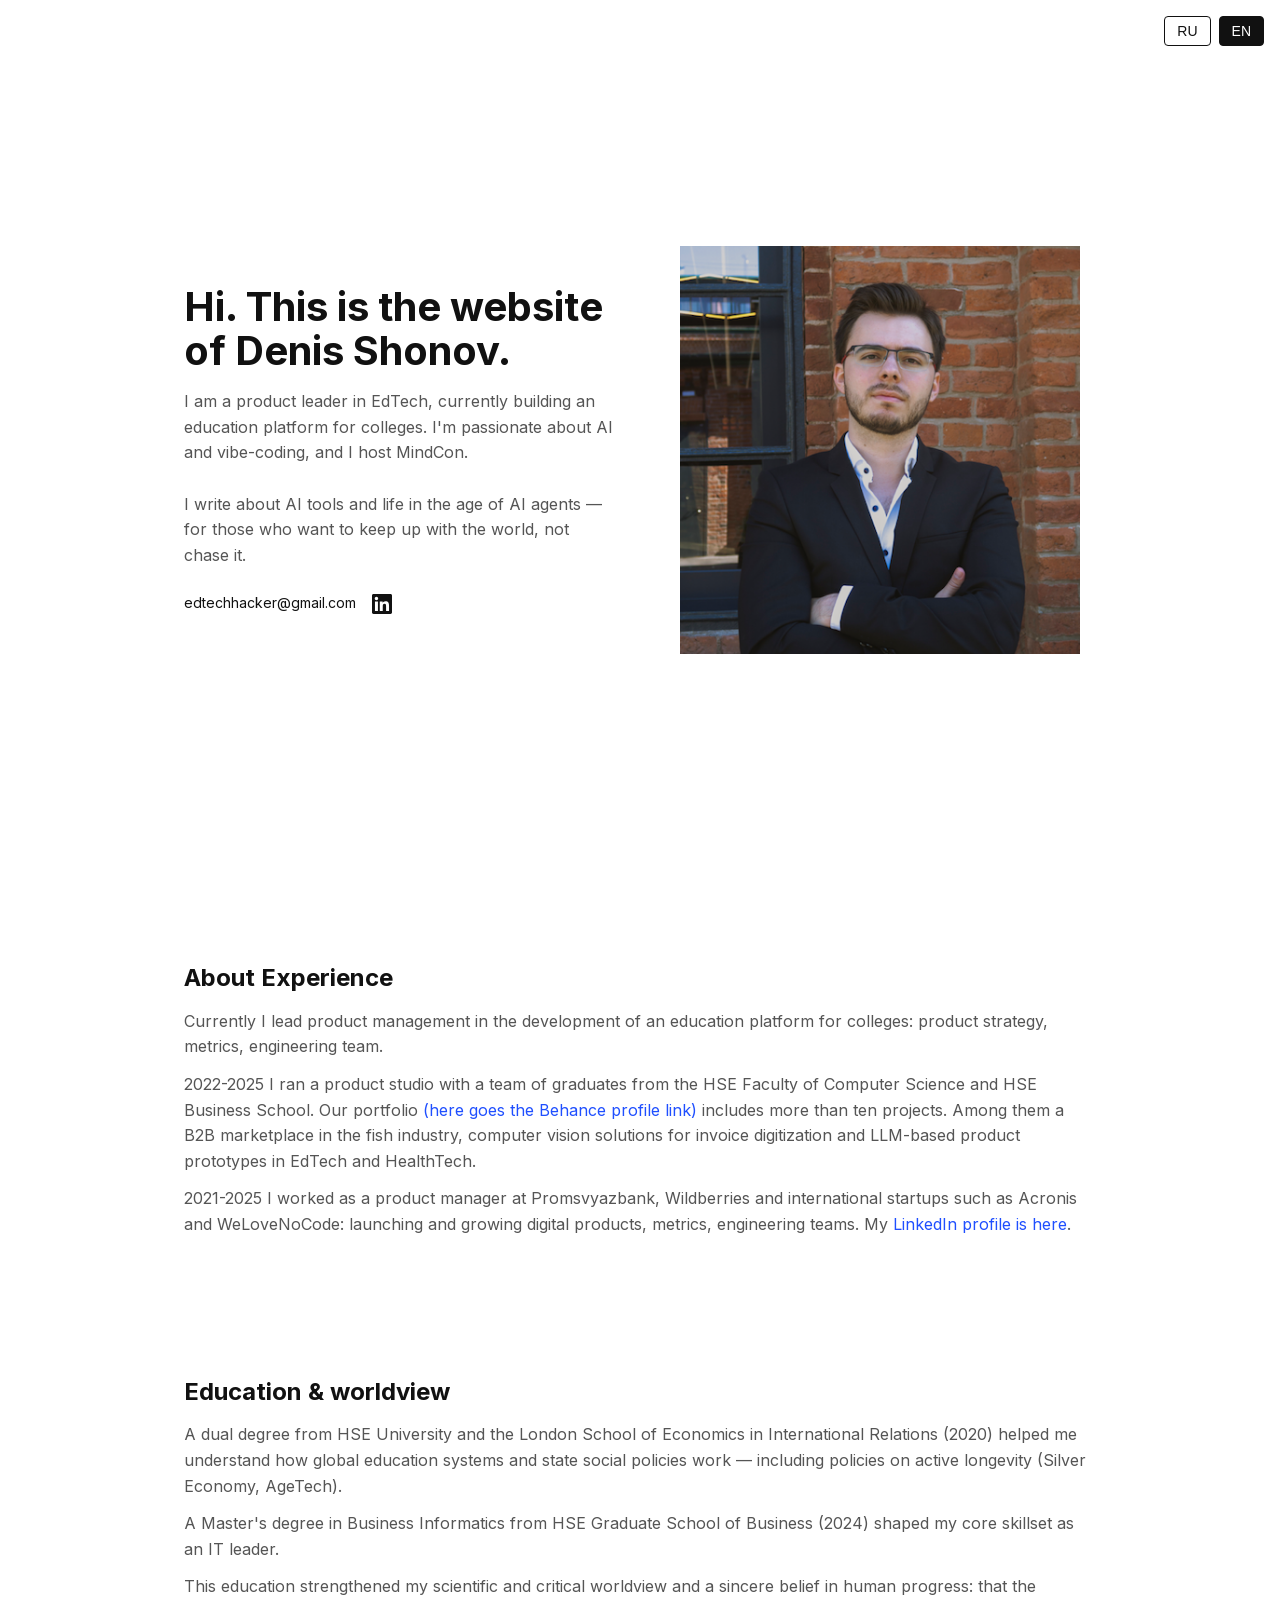
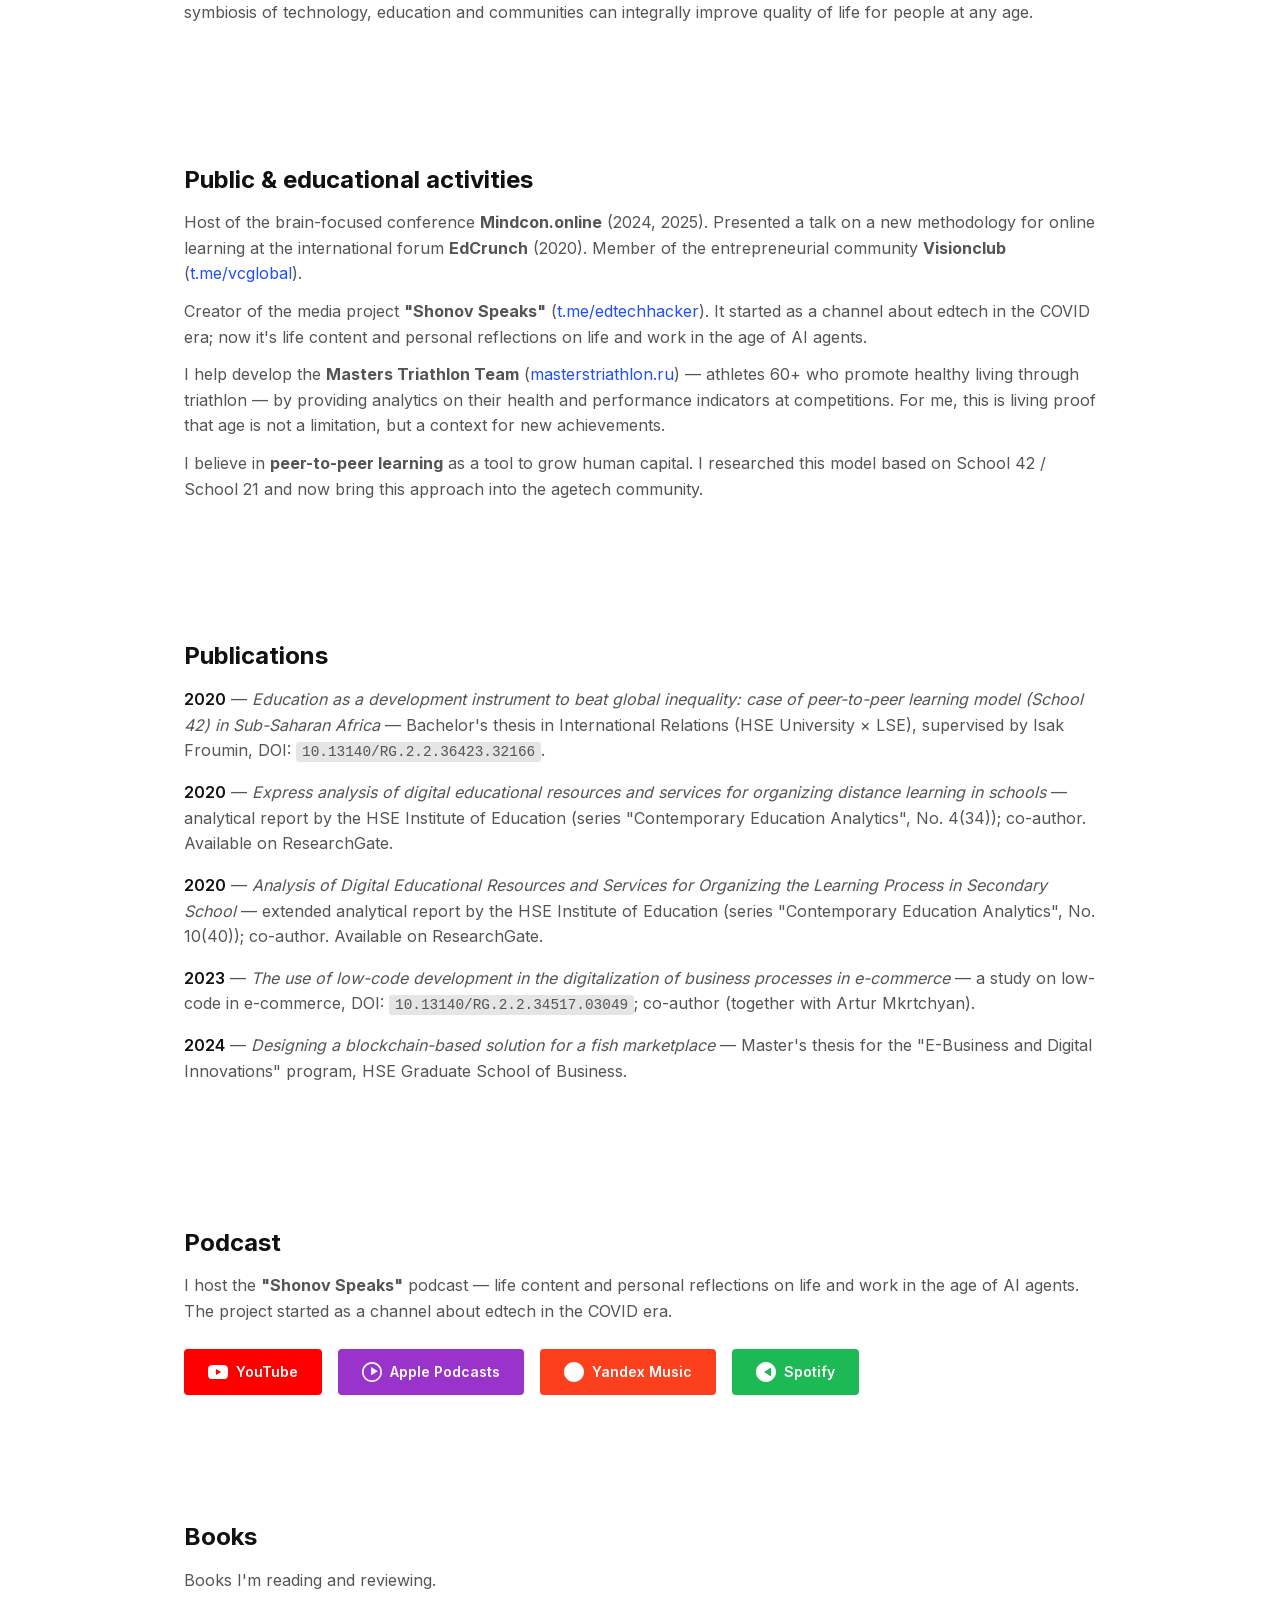
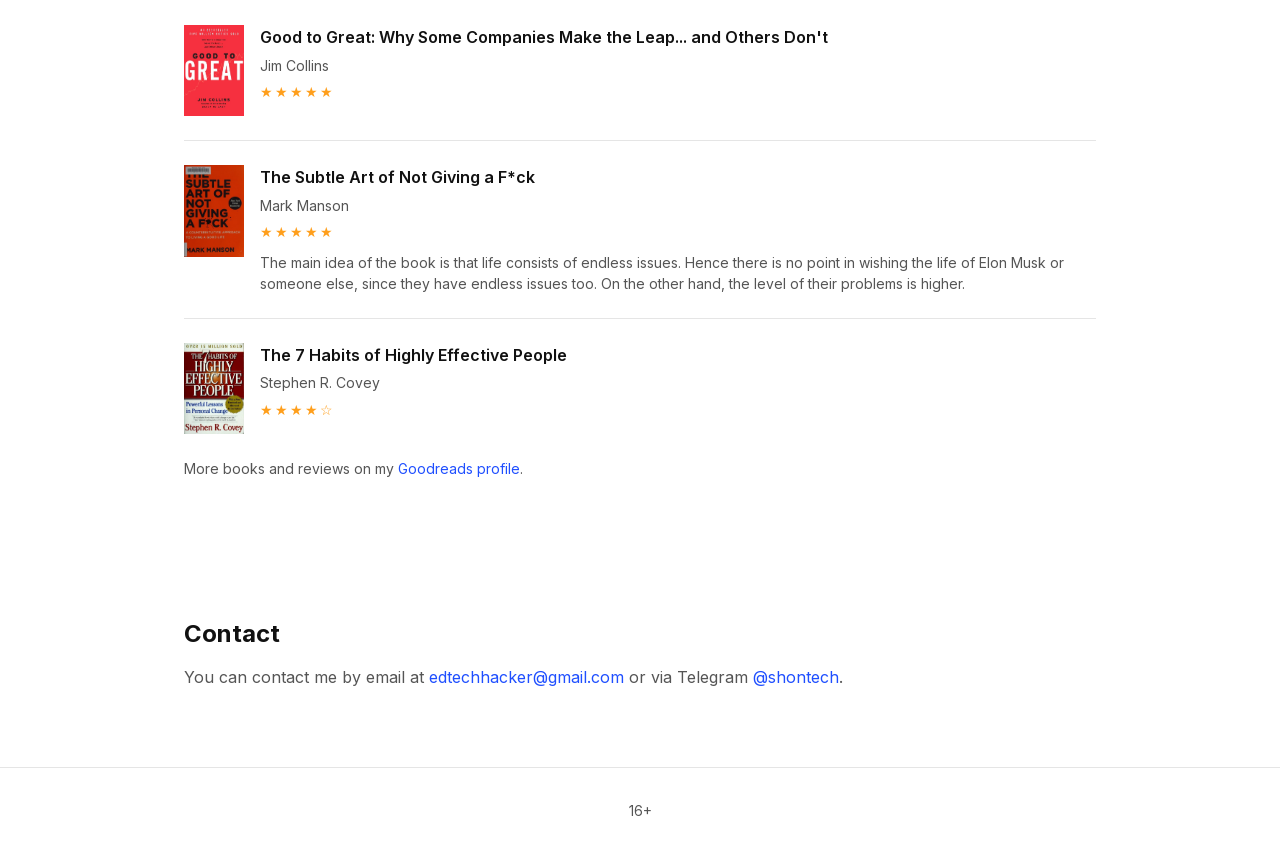
<file: index.html>
<!DOCTYPE html>
<html lang="ru">
<head>
  <meta charset="UTF-8">
  <meta name="viewport" content="width=device-width, initial-scale=1.0">
  <title>Денис Шонов | Продуктовый руководитель в EdTech</title>
  <meta name="description" content="Продуктовый руководитель в EdTech: развиваю образовательную платформу для колледжей. Энтузиаст ИИ и vibe-coding. Пишу про ИИ-инструменты и жизнь в эпоху ИИ-агентов.">
  <meta name="keywords" content="Денис Шонов, EdTech, продуктовое управление, ИИ, vibe-coding, MindCon">
  <meta name="author" content="Denis Shonov">
  
  <!-- Open Graph / Facebook -->
  <meta property="og:type" content="website">
  <meta property="og:title" content="Денис Шонов | Продуктовый руководитель в EdTech">
  <meta property="og:description" content="Продуктовый руководитель в EdTech: развиваю образовательную платформу для колледжей. Энтузиаст ИИ и vibe-coding. Пишу про ИИ-инструменты и жизнь в эпоху ИИ-агентов.">
  <meta property="og:image" content="photo.jpg">
  <meta property="og:url" content="https://shontech.ru">
  <meta property="og:locale" content="ru_RU">
  <meta property="og:locale:alternate" content="en_US">
  
  <!-- Twitter -->
  <meta name="twitter:card" content="summary_large_image">
  <meta name="twitter:title" content="Денис Шонов | Продуктовый руководитель в EdTech">
  <meta name="twitter:description" content="Продуктовый руководитель в EdTech: развиваю образовательную платформу для колледжей. Энтузиаст ИИ и vibe-coding. Пишу про ИИ-инструменты и жизнь в эпоху ИИ-агентов.">
  <meta name="twitter:image" content="photo.jpg">
  
  <!-- Favicon -->
  <link rel="icon" type="image/png" href="logosho.png">
  <link rel="apple-touch-icon" href="logosho.png">
  
  <!-- Self-hosted Inter font (no external requests) -->
  <link rel="stylesheet" href="fonts.css">
  <style>
    :root {
      --color-background-primary: #FFFFFF;
      --color-text-primary: #111111;
      --color-text-muted: #555555;
      --color-accent-primary: #1F4FFF;
      --color-border-subtle: #E5E5E5;
    }

    * {
      margin: 0;
      padding: 0;
      box-sizing: border-box;
    }

    body {
      font-family: -apple-system, BlinkMacSystemFont, 'Segoe UI', 'Inter', 'Helvetica Neue', Arial, sans-serif;
      background-color: var(--color-background-primary);
      color: var(--color-text-primary);
      line-height: 1.6;
      overflow-x: hidden;
    }

    .container {
      max-width: 960px;
      margin: 0 auto;
      padding: 0 24px;
    }

    /* Language Switcher */
    .lang-switcher {
      position: fixed;
      top: 16px;
      right: 16px;
      z-index: 1000;
      display: flex;
      gap: 8px;
    }

    .lang-btn {
      background: transparent;
      border: 1px solid var(--color-text-primary);
      color: var(--color-text-primary);
      padding: 6px 12px;
      border-radius: 4px;
      cursor: pointer;
      font-size: 0.875rem;
      font-weight: 400;
      transition: all 0.2s ease;
      text-transform: uppercase;
    }

    .lang-btn:hover {
      background: var(--color-text-primary);
      color: var(--color-background-primary);
    }

    .lang-btn.active {
      background: var(--color-text-primary);
      color: var(--color-background-primary);
    }

    /* Hero Section */
    .hero {
      min-height: 100vh;
      display: flex;
      align-items: center;
      justify-content: center;
      padding: 64px 0;
      position: relative;
    }

    .hero-content {
      display: grid;
      grid-template-columns: 1fr 1fr;
      gap: 48px;
      align-items: center;
      width: 100%;
    }

    .hero-text {
      display: flex;
      flex-direction: column;
      gap: 24px;
    }

    h1 {
      font-size: 2.5rem;
      font-weight: 700;
      line-height: 1.1;
      margin-bottom: 16px;
      color: var(--color-text-primary);
    }

    .intro {
      font-size: 1rem;
      font-weight: 400;
      line-height: 1.6;
      color: var(--color-text-muted);
      margin-bottom: 24px;
    }

    .hero-contacts {
      display: flex;
      align-items: center;
      gap: 16px;
      flex-wrap: wrap;
      margin-top: 8px;
    }

    .hero-contacts a {
      color: var(--color-text-primary);
      text-decoration: none;
      font-size: 0.875rem;
      display: flex;
      align-items: center;
      gap: 8px;
      transition: opacity 0.2s ease;
    }

    .hero-contacts a:hover {
      opacity: 0.7;
    }

    .social-icon {
      width: 20px;
      height: 20px;
      display: inline-block;
    }

    .photo-container {
      display: flex;
      justify-content: center;
      align-items: center;
    }

    .photo {
      width: 100%;
      max-width: 400px;
      height: auto;
      border-radius: 0;
      object-fit: cover;
    }

    /* Sections */
    section {
      padding: 64px 0;
    }

    h2 {
      font-size: 1.5rem;
      font-weight: 700;
      line-height: 1.2;
      margin-bottom: 16px;
      color: var(--color-text-primary);
    }

    h3 {
      font-size: 1.125rem;
      font-weight: 700;
      line-height: 1.3;
      margin-bottom: 12px;
      color: var(--color-text-primary);
    }

    p {
      font-size: 1rem;
      font-weight: 400;
      line-height: 1.6;
      margin-bottom: 12px;
      color: var(--color-text-muted);
    }

    ul {
      list-style: none;
      padding: 0;
      margin: 0;
    }

    li {
      font-size: 1rem;
      font-weight: 400;
      line-height: 1.6;
      margin-bottom: 16px;
      color: var(--color-text-muted);
      padding-left: 0;
    }

    li strong {
      color: var(--color-text-primary);
      font-weight: 600;
    }

    li em {
      font-style: italic;
    }

    code {
      font-family: 'Courier New', monospace;
      font-size: 0.9em;
      background: var(--color-border-subtle);
      padding: 2px 6px;
      border-radius: 3px;
    }

    /* Books */
    .books-list {
      margin-top: 32px;
    }

    .book-item {
      display: flex;
      gap: 16px;
      align-items: flex-start;
      margin-bottom: 24px;
      padding-bottom: 24px;
      border-bottom: 1px solid var(--color-border-subtle);
    }

    .book-item:last-of-type {
      border-bottom: none;
      padding-bottom: 0;
    }

    .book-item img {
      width: 60px;
      height: auto;
      flex-shrink: 0;
    }

    .book-item-title {
      font-size: 1rem;
      font-weight: 600;
      margin-bottom: 4px;
      color: var(--color-text-primary);
    }

    .book-item-title a {
      color: var(--color-text-primary);
      text-decoration: none;
    }

    .book-item-author {
      font-size: 0.875rem;
      color: var(--color-text-muted);
      margin-bottom: 4px;
    }

    .book-stars {
      font-size: 0.875rem;
      color: #FF9F1C;
      letter-spacing: 2px;
    }

    .book-item-review {
      font-size: 0.875rem;
      color: var(--color-text-muted);
      margin-top: 8px;
      line-height: 1.5;
    }

    .books-footer {
      margin-top: 24px;
      font-size: 0.875rem;
    }

    /* Links */
    a {
      color: var(--color-accent-primary);
      text-decoration: none;
      transition: opacity 0.2s ease;
    }

    a:hover {
      opacity: 0.7;
      text-decoration: underline;
    }

    /* Podcast Links */
    .podcast-links-container {
      display: flex;
      flex-wrap: wrap;
      gap: 16px;
      margin-top: 24px;
    }

    .podcast-link-btn {
      display: inline-flex;
      align-items: center;
      gap: 8px;
      padding: 12px 24px;
      color: #FFFFFF;
      text-decoration: none;
      border-radius: 4px;
      font-weight: 600;
      transition: background 0.2s ease, transform 0.2s ease;
      font-size: 0.875rem;
    }

    .podcast-link-btn:hover {
      transform: translateY(-2px);
      text-decoration: none;
    }

    .podcast-link-btn svg {
      width: 20px;
      height: 20px;
      fill: currentColor;
    }

    .youtube-link {
      background: #FF0000;
    }

    .youtube-link:hover {
      background: #CC0000;
    }

    .apple-podcasts-link {
      background: #9933CC;
    }

    .apple-podcasts-link:hover {
      background: #7A2A9F;
    }

    .yandex-music-link {
      background: #FC3F1D;
    }

    .yandex-music-link:hover {
      background: #D6341A;
    }

    .spotify-link {
      background: #1DB954;
    }

    .spotify-link:hover {
      background: #1AA34A;
    }

    /* Hidden content */
    .lang-content {
      display: none;
    }

    .lang-content.active {
      display: block;
    }

    /* Responsive */
    @media (max-width: 768px) {
      .hero-content {
        grid-template-columns: 1fr;
        gap: 32px;
      }

      h1 {
        font-size: 2rem;
      }

      h2 {
        font-size: 1.25rem;
      }

      .container {
        padding: 0 16px;
      }

      section {
        padding: 48px 0;
      }

      .lang-switcher {
        top: 12px;
        right: 12px;
      }

      .podcast-links-container {
        flex-direction: column;
      }

      .podcast-link-btn {
        padding: 10px 20px;
        font-size: 0.875rem;
        width: 100%;
        justify-content: center;
      }
    }
  </style>
</head>
<body>
  <!-- Language Switcher -->
  <div class="lang-switcher">
    <button class="lang-btn active" data-lang="ru">RU</button>
    <button class="lang-btn" data-lang="en">EN</button>
  </div>

  <!-- Hero Section -->
  <section class="hero">
    <div class="container">
      <div class="hero-content">
        <div class="hero-text">
          <div class="lang-content active" data-lang="ru">
            <h1>Привет. Это сайт Дениса Шонова.</h1>
            <p class="intro">Продуктовый руководитель в EdTech — развиваю образовательную платформу для колледжей. Энтузиаст ИИ и vibe-coding, ведущий MindCon.<br><br>Пишу про ИИ-инструменты и жизнь в эпоху ИИ-агентов — для тех, кто хочет не догонять мир, а успевать за ним.</p>
            <div class="hero-contacts">
              <a href="mailto:edtechhacker@gmail.com">edtechhacker@gmail.com</a>
              <a href="https://www.linkedin.com/in/denis-shonov" target="_blank">
                <svg class="social-icon" viewBox="0 0 24 24" fill="currentColor" xmlns="http://www.w3.org/2000/svg">
                  <path d="M20.447 20.452h-3.554v-5.569c0-1.328-.027-3.037-1.852-3.037-1.853 0-2.136 1.445-2.136 2.939v5.667H9.351V9h3.414v1.561h.046c.477-.9 1.637-1.85 3.37-1.85 3.601 0 4.267 2.37 4.267 5.455v6.286zM5.337 7.433c-1.144 0-2.063-.926-2.063-2.065 0-1.138.92-2.063 2.063-2.063 1.14 0 2.064.925 2.064 2.063 0 1.139-.925 2.065-2.064 2.065zm1.782 13.019H3.555V9h3.564v11.452zM22.225 0H1.771C.792 0 0 .774 0 1.729v20.542C0 23.227.792 24 1.771 24h20.451C23.2 24 24 23.227 24 22.271V1.729C24 .774 23.2 0 22.222 0h.003z"/>
                </svg>
              </a>
            </div>
          </div>
          <div class="lang-content" data-lang="en">
            <h1>Hi. This is the website of Denis Shonov.</h1>
            <p class="intro">I am a product leader in EdTech, currently building an education platform for colleges. I'm passionate about AI and vibe-coding, and I host MindCon.<br><br>I write about AI tools and life in the age of AI agents — for those who want to keep up with the world, not chase it.</p>
            <div class="hero-contacts">
              <a href="mailto:edtechhacker@gmail.com">edtechhacker@gmail.com</a>
              <a href="https://www.linkedin.com/in/denis-shonov" target="_blank">
                <svg class="social-icon" viewBox="0 0 24 24" fill="currentColor" xmlns="http://www.w3.org/2000/svg">
                  <path d="M20.447 20.452h-3.554v-5.569c0-1.328-.027-3.037-1.852-3.037-1.853 0-2.136 1.445-2.136 2.939v5.667H9.351V9h3.414v1.561h.046c.477-.9 1.637-1.85 3.37-1.85 3.601 0 4.267 2.37 4.267 5.455v6.286zM5.337 7.433c-1.144 0-2.063-.926-2.063-2.065 0-1.138.92-2.063 2.063-2.063 1.14 0 2.064.925 2.064 2.063 0 1.139-.925 2.065-2.064 2.065zm1.782 13.019H3.555V9h3.564v11.452zM22.225 0H1.771C.792 0 0 .774 0 1.729v20.542C0 23.227.792 24 1.771 24h20.451C23.2 24 24 23.227 24 22.271V1.729C24 .774 23.2 0 22.222 0h.003z"/>
                </svg>
              </a>
            </div>
          </div>
        </div>
        <div class="photo-container">
          <img src="photo.jpg" alt="Denis Shonov" class="photo" id="profile-photo">
        </div>
      </div>
    </div>
  </section>

  <!-- Experience Section -->
  <section>
    <div class="container">
      <div class="lang-content active" data-lang="ru">
        <h2>Об опыте</h2>
        <p>Сейчас занимаюсь продуктовым управлением в разработке образовательной платформы для колледжей: стратегия продукта, метрики, команда разработки.</p>
        <p>2022-2025 руководил студией разработки с командой выпускников ФКН и Высшей школы бизнеса ВШЭ. В портфолио <a href="https://www.behance.net/shontech" target="_blank">(ссылка на профиль Behance)</a> больше десяти проектов. Среди них B2B-маркетплейс в рыбной отрасли, решения с компьютерным зрением для оцифровки инвойсов и LLM-прототипы продуктов в EdTech и HealthTech.</p>
        <p>2021-2025 работал продуктовым менеджером в Промсвязьбанке, Wildberries и международных стартапах Acronis и WeLoveNoCode: запуск и рост цифровых продуктов, метрики, команды. Мой <a href="https://www.linkedin.com/in/denis-shonov" target="_blank">LinkedIn профиль</a>.</p>
      </div>
      <div class="lang-content" data-lang="en">
        <h2>About Experience</h2>
        <p>Currently I lead product management in the development of an education platform for colleges: product strategy, metrics, engineering team.</p>
        <p>2022-2025 I ran a product studio with a team of graduates from the HSE Faculty of Computer Science and HSE Business School. Our portfolio <a href="https://www.behance.net/shontech" target="_blank">(here goes the Behance profile link)</a> includes more than ten projects. Among them a B2B marketplace in the fish industry, computer vision solutions for invoice digitization and LLM-based product prototypes in EdTech and HealthTech.</p>
        <p>2021-2025 I worked as a product manager at Promsvyazbank, Wildberries and international startups such as Acronis and WeLoveNoCode: launching and growing digital products, metrics, engineering teams. My <a href="https://www.linkedin.com/in/denis-shonov" target="_blank">LinkedIn profile is here</a>.</p>
      </div>
    </div>
  </section>

  <!-- Education & Worldview Section -->
  <section>
    <div class="container">
      <div class="lang-content active" data-lang="ru">
        <h2>Образование и мировоззрение</h2>
        <p>Двойной диплом НИУ ВШЭ и London School of Economics по международным отношениям (2020) помог понять, как устроены глобальные системы образования и социальные политики государств — в том числе в отношении активного долголетия (Silver economy, AgeTech).</p>
        <p>Магистратура в Высшей школе бизнеса НИУ ВШЭ по направлению «бизнес-информатика» (2024) сформировала профильную компетенцию ИТ-руководителя.</p>
        <p>Это образование укрепило моё научно-критическое мировоззрение с искренней верой в человеческий прогресс: в то, что симбиоз технологий, просвещения и сообществ интегрально повышает качество жизни людей в любом возрасте.</p>
      </div>
      <div class="lang-content" data-lang="en">
        <h2>Education & worldview</h2>
        <p>A dual degree from HSE University and the London School of Economics in International Relations (2020) helped me understand how global education systems and state social policies work — including policies on active longevity (Silver Economy, AgeTech).</p>
        <p>A Master's degree in Business Informatics from HSE Graduate School of Business (2024) shaped my core skillset as an IT leader.</p>
        <p>This education strengthened my scientific and critical worldview and a sincere belief in human progress: that the symbiosis of technology, education and communities can integrally improve quality of life for people at any age.</p>
      </div>
    </div>
  </section>

  <!-- Public & Educational Activities Section -->
  <section>
    <div class="container">
      <div class="lang-content active" data-lang="ru">
        <h2>Общественная и просветительская деятельность</h2>
        <p>Ведущий конференции про мозг <strong>Mindcon.online</strong> (2024, 2025). Выступал с докладом новой методики обучения в онлайне на международном форуме <strong>EdCrunch</strong> (2020). Участник сообщества инноваторов <strong>Visionclub</strong> (<a href="https://t.me/vcglobal" target="_blank">t.me/vcglobal</a>).</p>
        <p>Создал медиа-проект <strong>«Шонов говорит»</strong> (<a href="https://t.me/edtechhacker" target="_blank">t.me/edtechhacker</a>). Начинался как канал про образовательные технологии в эпоху ковида, теперь это лайф-контент и личная рефлексия о жизни и работе в эпоху ИИ-агентов.</p>
        <p>Помогаю развивать команду <strong>Masters Triathlon Team</strong> (<a href="https://masterstriathlon.ru/" target="_blank">masterstriathlon.ru</a>) — спортсменов 60+, которые популяризируют здоровый образ жизни через триатлон: предоставляю аналитику по показателям на соревнованиях. Для меня это живое доказательство, что возраст — не ограничение, а контекст для новых достижений.</p>
        <p>Верю в <strong>peer-to-peer обучение</strong> как инструмент роста человеческого капитала. Исследовал эту модель на базе School 42 / School 21, теперь внедряю этот подход в сообщество agetech.</p>
      </div>
      <div class="lang-content" data-lang="en">
        <h2>Public & educational activities</h2>
        <p>Host of the brain-focused conference <strong>Mindcon.online</strong> (2024, 2025). Presented a talk on a new methodology for online learning at the international forum <strong>EdCrunch</strong> (2020). Member of the entrepreneurial community <strong>Visionclub</strong> (<a href="https://t.me/vcglobal" target="_blank">t.me/vcglobal</a>).</p>
        <p>Creator of the media project <strong>"Shonov Speaks"</strong> (<a href="https://t.me/edtechhacker" target="_blank">t.me/edtechhacker</a>). It started as a channel about edtech in the COVID era; now it's life content and personal reflections on life and work in the age of AI agents.</p>
        <p>I help develop the <strong>Masters Triathlon Team</strong> (<a href="https://masterstriathlon.ru/" target="_blank">masterstriathlon.ru</a>) — athletes 60+ who promote healthy living through triathlon — by providing analytics on their health and performance indicators at competitions. For me, this is living proof that age is not a limitation, but a context for new achievements.</p>
        <p>I believe in <strong>peer-to-peer learning</strong> as a tool to grow human capital. I researched this model based on School 42 / School 21 and now bring this approach into the agetech community.</p>
      </div>
    </div>
  </section>

  <!-- Publications Section -->
  <section>
    <div class="container">
      <div class="lang-content active" data-lang="ru">
        <h2>Публикации</h2>
        <ul>
          <li><strong>2020</strong> — <em>Education as a development instrument to beat global inequality: case of peer-to-peer learning model (School 42) in Sub-Saharan Africa</em> — научный руководитель Исак Фрумин, DOI: <code>10.13140/RG.2.2.36423.32166</code>.</li>
          <li><strong>2020</strong> — <em>Экспресс-анализ цифровых образовательных ресурсов и сервисов для организации учебного процесса школ в дистанционной форме</em> — аналитический доклад Института образования НИУ ВШЭ (серия «Современная аналитика образования», №4(34)); соавтор. Доступен на ResearchGate.</li>
          <li><strong>2020</strong> — <em>Анализ цифровых образовательных ресурсов и сервисов для организации учебного процесса школ</em> — расширенный аналитический доклад Института образования НИУ ВШЭ (серия «Современная аналитика образования», №10(40)); соавтор. Доступен на ResearchGate.</li>
          <li><strong>2023</strong> — <em>Применение low-code разработки в процессе цифровизации бизнес-процессов в электронной коммерции</em> — исследование о применении low-code в e-commerce, DOI: <code>10.13140/RG.2.2.34517.03049</code>; соавтор (совместно с Артуром Мкртычаном).</li>
          <li><strong>2024</strong> — <em>Проектирование решения на основе технологии блокчейн для рыбного маркетплейса</em> — магистерская диссертация по программе «Электронный бизнес и цифровые инновации», Высшая школа бизнеса НИУ ВШЭ.</li>
        </ul>
      </div>
      <div class="lang-content" data-lang="en">
        <h2>Publications</h2>
        <ul>
          <li><strong>2020</strong> — <em>Education as a development instrument to beat global inequality: case of peer-to-peer learning model (School 42) in Sub-Saharan Africa</em> — Bachelor's thesis in International Relations (HSE University × LSE), supervised by Isak Froumin, DOI: <code>10.13140/RG.2.2.36423.32166</code>.</li>
          <li><strong>2020</strong> — <em>Express analysis of digital educational resources and services for organizing distance learning in schools</em> — analytical report by the HSE Institute of Education (series "Contemporary Education Analytics", No. 4(34)); co-author. Available on ResearchGate.</li>
          <li><strong>2020</strong> — <em>Analysis of Digital Educational Resources and Services for Organizing the Learning Process in Secondary School</em> — extended analytical report by the HSE Institute of Education (series "Contemporary Education Analytics", No. 10(40)); co-author. Available on ResearchGate.</li>
          <li><strong>2023</strong> — <em>The use of low-code development in the digitalization of business processes in e-commerce</em> — a study on low-code in e-commerce, DOI: <code>10.13140/RG.2.2.34517.03049</code>; co-author (together with Artur Mkrtchyan).</li>
          <li><strong>2024</strong> — <em>Designing a blockchain-based solution for a fish marketplace</em> — Master's thesis for the "E-Business and Digital Innovations" program, HSE Graduate School of Business.</li>
        </ul>
      </div>
    </div>
  </section>

  <!-- YouTube Section -->
  <section>
    <div class="container">
      <div class="lang-content active" data-lang="ru">
        <h2>Подкаст</h2>
        <p>Веду подкаст <strong>«Шонов говорит»</strong> — лайф-контент и личная рефлексия о жизни и работе в эпоху ИИ-агентов. Начинался проект как канал про образовательные технологии в эпоху ковида.</p>
        <div class="podcast-links-container">
          <a href="https://www.youtube.com/@edtechhacker" target="_blank" class="podcast-link-btn youtube-link">
            <svg viewBox="0 0 24 24" xmlns="http://www.w3.org/2000/svg">
              <path d="M23.498 6.186a3.016 3.016 0 0 0-2.122-2.136C19.505 3.545 12 3.545 12 3.545s-7.505 0-9.377.505A3.017 3.017 0 0 0 .502 6.186C0 8.07 0 12 0 12s0 3.93.502 5.814a3.016 3.016 0 0 0 2.122 2.136c1.871.505 9.376.505 9.376.505s7.505 0 9.377-.505a3.015 3.015 0 0 0 2.122-2.136C24 15.93 24 12 24 12s0-3.93-.502-5.814zM9.545 15.568V8.432L15.818 12l-6.273 3.568z"/>
            </svg>
            YouTube
          </a>
          <a href="https://podcasts.apple.com/ru/podcast/%D1%88%D0%BE%D0%BD%D0%BE%D0%B2-%D0%B3%D0%BE%D0%B2%D0%BE%D1%80%D0%B8%D1%82/id1852244733" target="_blank" class="podcast-link-btn apple-podcasts-link">
            <svg viewBox="0 0 24 24" xmlns="http://www.w3.org/2000/svg">
              <path d="M12 0C5.373 0 0 5.373 0 12s5.373 12 12 12 12-5.373 12-12S18.627 0 12 0zm0 2c5.514 0 10 4.486 10 10s-4.486 10-10 10S2 17.514 2 12 6.486 2 12 2zm-1 4v10l8-5-8-5z"/>
            </svg>
            Apple Podcasts
          </a>
          <a href="https://music.yandex.ru/album/39109988" target="_blank" class="podcast-link-btn yandex-music-link">
            <svg viewBox="0 0 24 24" xmlns="http://www.w3.org/2000/svg">
              <path d="M12 0C5.373 0 0 5.373 0 12s5.373 12 12 12 12-5.373 12-12S18.627 0 12 0zm5.568 8.16c-.169 0-.315.06-.442.18l-1.428 1.4-1.428-1.4c-.127-.12-.273-.18-.442-.18-.338 0-.6.262-.6.6 0 .169.06.315.18.442l1.4 1.428-1.4 1.428c-.12.127-.18.273-.18.442 0 .338.262.6.6.6.169 0 .315-.06.442-.18l1.428-1.4 1.428 1.4c.127.12.273.18.442.18.338 0 .6-.262.6-.6 0-.169-.06-.315-.18-.442l-1.4-1.428 1.4-1.428c.12-.127.18-.273.18-.442 0-.338-.262-.6-.6-.6z"/>
            </svg>
            Яндекс Музыка
          </a>
          <a href="https://open.spotify.com/show/3m84H6ljc4uFQ1BPWj5E9B" target="_blank" class="podcast-link-btn spotify-link">
            <svg viewBox="0 0 24 24" xmlns="http://www.w3.org/2000/svg">
              <path d="M12 0C5.373 0 0 5.373 0 12s5.373 12 12 12 12-5.373 12-12S18.627 0 12 0zm5.568 7.16c.169 0 .315.06.442.18.127.12.18.273.18.442v8.432c0 .169-.053.322-.18.442-.127.12-.273.18-.442.18-.169 0-.315-.06-.442-.18l-7.14-4.216c-.12-.127-.18-.273-.18-.442 0-.169.06-.315.18-.442l7.14-4.216c.127-.12.273-.18.442-.18z"/>
            </svg>
            Spotify
          </a>
        </div>
      </div>
      <div class="lang-content" data-lang="en">
        <h2>Podcast</h2>
        <p>I host the <strong>"Shonov Speaks"</strong> podcast — life content and personal reflections on life and work in the age of AI agents. The project started as a channel about edtech in the COVID era.</p>
        <div class="podcast-links-container">
          <a href="https://www.youtube.com/@edtechhacker" target="_blank" class="podcast-link-btn youtube-link">
            <svg viewBox="0 0 24 24" xmlns="http://www.w3.org/2000/svg">
              <path d="M23.498 6.186a3.016 3.016 0 0 0-2.122-2.136C19.505 3.545 12 3.545 12 3.545s-7.505 0-9.377.505A3.017 3.017 0 0 0 .502 6.186C0 8.07 0 12 0 12s0 3.93.502 5.814a3.016 3.016 0 0 0 2.122 2.136c1.871.505 9.376.505 9.376.505s7.505 0 9.377-.505a3.015 3.015 0 0 0 2.122-2.136C24 15.93 24 12 24 12s0-3.93-.502-5.814zM9.545 15.568V8.432L15.818 12l-6.273 3.568z"/>
            </svg>
            YouTube
          </a>
          <a href="https://podcasts.apple.com/ru/podcast/%D1%88%D0%BE%D0%BD%D0%BE%D0%B2-%D0%B3%D0%BE%D0%B2%D0%BE%D1%80%D0%B8%D1%82/id1852244733" target="_blank" class="podcast-link-btn apple-podcasts-link">
            <svg viewBox="0 0 24 24" xmlns="http://www.w3.org/2000/svg">
              <path d="M12 0C5.373 0 0 5.373 0 12s5.373 12 12 12 12-5.373 12-12S18.627 0 12 0zm0 2c5.514 0 10 4.486 10 10s-4.486 10-10 10S2 17.514 2 12 6.486 2 12 2zm-1 4v10l8-5-8-5z"/>
            </svg>
            Apple Podcasts
          </a>
          <a href="https://music.yandex.ru/album/39109988" target="_blank" class="podcast-link-btn yandex-music-link">
            <svg viewBox="0 0 24 24" xmlns="http://www.w3.org/2000/svg">
              <path d="M12 0C5.373 0 0 5.373 0 12s5.373 12 12 12 12-5.373 12-12S18.627 0 12 0zm5.568 8.16c-.169 0-.315.06-.442.18l-1.428 1.4-1.428-1.4c-.127-.12-.273-.18-.442-.18-.338 0-.6.262-.6.6 0 .169.06.315.18.442l1.4 1.428-1.4 1.428c-.12.127-.18.273-.18.442 0 .338.262.6.6.6.169 0 .315-.06.442-.18l1.428-1.4 1.428 1.4c.127.12.273.18.442.18.338 0 .6-.262.6-.6 0-.169-.06-.315-.18-.442l-1.4-1.428 1.4-1.428c.12-.127.18-.273.18-.442 0-.338-.262-.6-.6-.6z"/>
            </svg>
            Yandex Music
          </a>
          <a href="https://open.spotify.com/show/3m84H6ljc4uFQ1BPWj5E9B" target="_blank" class="podcast-link-btn spotify-link">
            <svg viewBox="0 0 24 24" xmlns="http://www.w3.org/2000/svg">
              <path d="M12 0C5.373 0 0 5.373 0 12s5.373 12 12 12 12-5.373 12-12S18.627 0 12 0zm5.568 7.16c.169 0 .315.06.442.18.127.12.18.273.18.442v8.432c0 .169-.053.322-.18.442-.127.12-.273.18-.442.18-.169 0-.315-.06-.442-.18l-7.14-4.216c-.12-.127-.18-.273-.18-.442 0-.169.06-.315.18-.442l7.14-4.216c.127-.12.273-.18.442-.18z"/>
            </svg>
            Spotify
          </a>
        </div>
      </div>
    </div>
  </section>

  <!-- Books Section -->
  <section>
    <div class="container">
      <div class="lang-content active" data-lang="ru">
        <h2>Книги</h2>
        <p>Книги, которые я читаю и рецензирую.</p>
        <div class="books-list">
          <div class="book-item">
            <img src="books/good-to-great.jpg" alt="Обложка: Good to Great">
            <div>
              <div class="book-item-title"><a rel="nofollow" href="https://www.goodreads.com/review/show/3887552486" target="_blank">Good to Great: Why Some Companies Make the Leap... and Others Don't</a></div>
              <div class="book-item-author">Jim Collins</div>
              <div class="book-stars">★★★★★</div>
            </div>
          </div>
          <div class="book-item">
            <img src="books/subtle-art.jpg" alt="Обложка: The Subtle Art of Not Giving a F*ck">
            <div>
              <div class="book-item-title"><a rel="nofollow" href="https://www.goodreads.com/review/show/3887550935" target="_blank">The Subtle Art of Not Giving a F*ck</a></div>
              <div class="book-item-author">Mark Manson</div>
              <div class="book-stars">★★★★★</div>
              <div class="book-item-review">Главная идея книги: жизнь состоит из бесконечных проблем, поэтому нет смысла мечтать о жизни Илона Маска или кого-то ещё — у них тоже бесконечные проблемы, просто уровень выше.</div>
            </div>
          </div>
          <div class="book-item">
            <img src="books/7-habits.jpg" alt="Обложка: The 7 Habits of Highly Effective People">
            <div>
              <div class="book-item-title"><a rel="nofollow" href="https://www.goodreads.com/review/show/3887550657" target="_blank">The 7 Habits of Highly Effective People</a></div>
              <div class="book-item-author">Stephen R. Covey</div>
              <div class="book-stars">★★★★☆</div>
            </div>
          </div>
          <p class="books-footer">Больше книг и рецензий — в моём <a rel="nofollow" href="https://www.goodreads.com/review/list/131848577-denis-shonov?shelf=read" target="_blank">профиле на Goodreads</a>.</p>
        </div>
      </div>
      <div class="lang-content" data-lang="en">
        <h2>Books</h2>
        <p>Books I'm reading and reviewing.</p>
        <div class="books-list">
          <div class="book-item">
            <img src="books/good-to-great.jpg" alt="Cover: Good to Great">
            <div>
              <div class="book-item-title"><a rel="nofollow" href="https://www.goodreads.com/review/show/3887552486" target="_blank">Good to Great: Why Some Companies Make the Leap... and Others Don't</a></div>
              <div class="book-item-author">Jim Collins</div>
              <div class="book-stars">★★★★★</div>
            </div>
          </div>
          <div class="book-item">
            <img src="books/subtle-art.jpg" alt="Cover: The Subtle Art of Not Giving a F*ck">
            <div>
              <div class="book-item-title"><a rel="nofollow" href="https://www.goodreads.com/review/show/3887550935" target="_blank">The Subtle Art of Not Giving a F*ck</a></div>
              <div class="book-item-author">Mark Manson</div>
              <div class="book-stars">★★★★★</div>
              <div class="book-item-review">The main idea of the book is that life consists of endless issues. Hence there is no point in wishing the life of Elon Musk or someone else, since they have endless issues too. On the other hand, the level of their problems is higher.</div>
            </div>
          </div>
          <div class="book-item">
            <img src="books/7-habits.jpg" alt="Cover: The 7 Habits of Highly Effective People">
            <div>
              <div class="book-item-title"><a rel="nofollow" href="https://www.goodreads.com/review/show/3887550657" target="_blank">The 7 Habits of Highly Effective People</a></div>
              <div class="book-item-author">Stephen R. Covey</div>
              <div class="book-stars">★★★★☆</div>
            </div>
          </div>
          <p class="books-footer">More books and reviews on my <a rel="nofollow" href="https://www.goodreads.com/review/list/131848577-denis-shonov?shelf=read" target="_blank">Goodreads profile</a>.</p>
        </div>
      </div>
    </div>
  </section>

  <!-- Contact Section -->
  <section>
    <div class="container">
      <div class="lang-content active" data-lang="ru">
        <h2>Контакты</h2>
        <p>Со мной можно связаться по почте <a href="mailto:edtechhacker@gmail.com">edtechhacker@gmail.com</a> или в Telegram <a href="https://t.me/shontech" target="_blank">@shontech</a>.</p>
      </div>
      <div class="lang-content" data-lang="en">
        <h2>Contact</h2>
        <p>You can contact me by email at <a href="mailto:edtechhacker@gmail.com">edtechhacker@gmail.com</a> or via Telegram <a href="https://t.me/shontech" target="_blank">@shontech</a>.</p>
      </div>
    </div>
  </section>

  <!-- Footer -->
  <section style="padding-top: 32px; padding-bottom: 32px; border-top: 1px solid var(--color-border-subtle);">
    <div class="container">
      <p style="text-align: center; color: var(--color-text-muted); font-size: 0.875rem; margin-bottom: 0;">16+</p>
    </div>
  </section>

  <script>
    // SEO meta tags
    const seoData = {
      ru: {
        title: 'Денис Шонов | Продуктовый руководитель в EdTech',
        description: 'Продуктовый руководитель в EdTech: развиваю образовательную платформу для колледжей. Энтузиаст ИИ и vibe-coding. Пишу про ИИ-инструменты и жизнь в эпоху ИИ-агентов.',
        keywords: 'Денис Шонов, EdTech, продуктовое управление, ИИ, vibe-coding, MindCon'
      },
      en: {
        title: 'Denis Shonov | Product Leader in EdTech',
        description: 'Product leader in EdTech building an education platform for colleges. Passionate about AI and vibe-coding. Writing about AI tools and life in the age of AI agents.',
        keywords: 'Denis Shonov, EdTech, product management, AI, vibe-coding, MindCon'
      }
    };

    // Language switcher functionality
    const langButtons = document.querySelectorAll('.lang-btn');
    const langContents = document.querySelectorAll('.lang-content');

    function updateSEO(lang) {
      const data = seoData[lang];
      if (data) {
        document.title = data.title;
        const metaDescription = document.querySelector('meta[name="description"]');
        const metaKeywords = document.querySelector('meta[name="keywords"]');
        const ogTitle = document.querySelector('meta[property="og:title"]');
        const ogDescription = document.querySelector('meta[property="og:description"]');
        const twitterTitle = document.querySelector('meta[name="twitter:title"]');
        const twitterDescription = document.querySelector('meta[name="twitter:description"]');
        
        if (metaDescription) metaDescription.setAttribute('content', data.description);
        if (metaKeywords) metaKeywords.setAttribute('content', data.keywords);
        if (ogTitle) ogTitle.setAttribute('content', data.title);
        if (ogDescription) ogDescription.setAttribute('content', data.description);
        if (twitterTitle) twitterTitle.setAttribute('content', data.title);
        if (twitterDescription) twitterDescription.setAttribute('content', data.description);
      }
    }

    function switchLanguage(lang) {
      // Update active button
      langButtons.forEach(b => b.classList.remove('active'));
      const activeBtn = document.querySelector(`.lang-btn[data-lang="${lang}"]`);
      if (activeBtn) activeBtn.classList.add('active');
      
      // Update active content
      langContents.forEach(content => {
        content.classList.remove('active');
        if (content.dataset.lang === lang) {
          content.classList.add('active');
        }
      });
      
      // Update HTML lang attribute
      document.documentElement.lang = lang;
      
      // Update SEO meta tags
      updateSEO(lang);
      
      // Save to localStorage (only when user manually switches)
      localStorage.setItem('preferred-language', lang);
    }

    // Initialize language from localStorage or browser preference
    function initLanguage() {
      // Check if user has manually selected a language
      const savedLang = localStorage.getItem('preferred-language');
      
      if (savedLang) {
        // User has manually selected - use saved preference
        switchLanguage(savedLang);
      } else {
        // First visit - detect language from browser
        const browserLang = navigator.language || navigator.userLanguage || navigator.languages?.[0] || 'en';
        const detectedLang = browserLang.toLowerCase().startsWith('ru') ? 'ru' : 'en';
        
        // Show detected language but don't save to localStorage yet
        // (will be saved only when user manually switches)
        langButtons.forEach(b => b.classList.remove('active'));
        const activeBtn = document.querySelector(`.lang-btn[data-lang="${detectedLang}"]`);
        if (activeBtn) activeBtn.classList.add('active');
        
        langContents.forEach(content => {
          content.classList.remove('active');
          if (content.dataset.lang === detectedLang) {
            content.classList.add('active');
          }
        });
        
        document.documentElement.lang = detectedLang;
        updateSEO(detectedLang);
      }
    }

    // Initialize on page load
    initLanguage();

    // Add click handlers - save to localStorage when user manually switches
    langButtons.forEach(btn => {
      btn.addEventListener('click', () => {
        const lang = btn.dataset.lang;
        // This will save to localStorage
        switchLanguage(lang);
      });
    });

    // Handle photo loading error
    const photo = document.getElementById('profile-photo');
    if (photo) {
      photo.addEventListener('error', function() {
        this.style.display = 'none';
      });
    }
  </script>
</body>
</html>
</file>
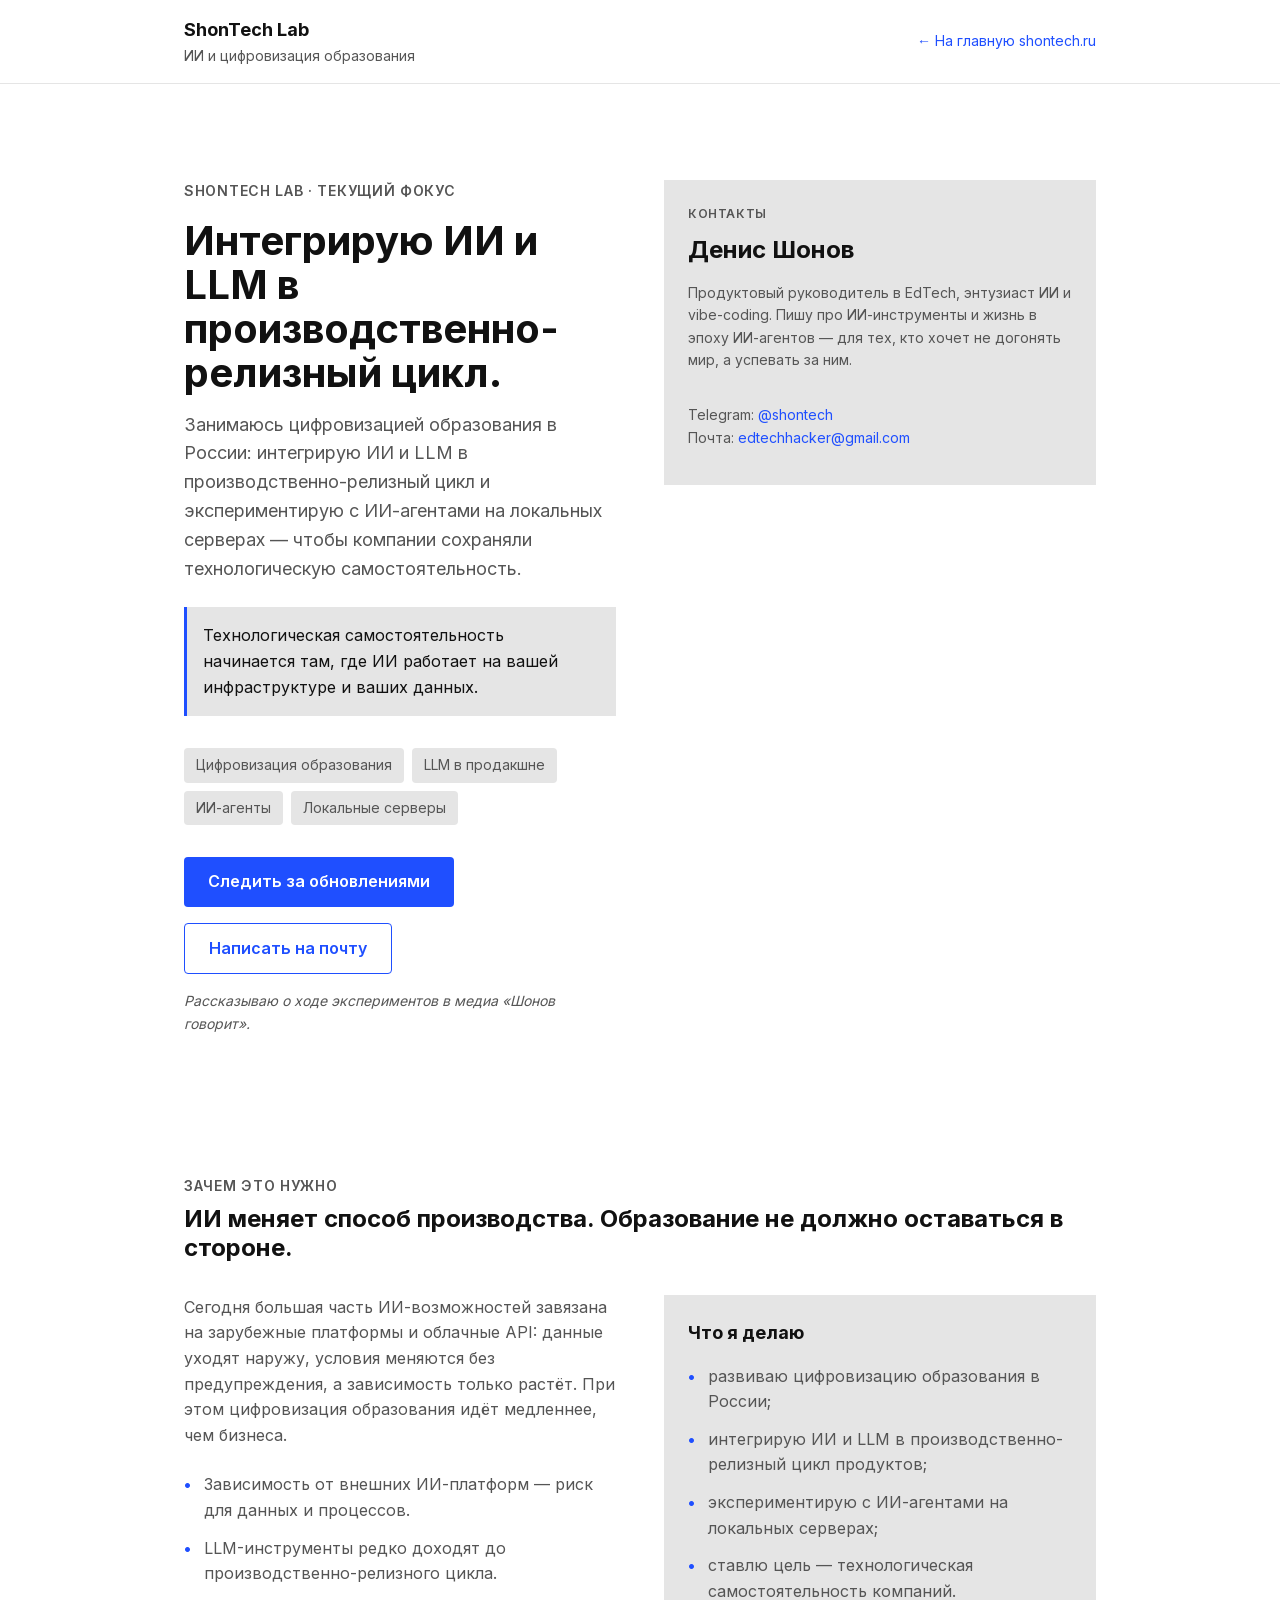
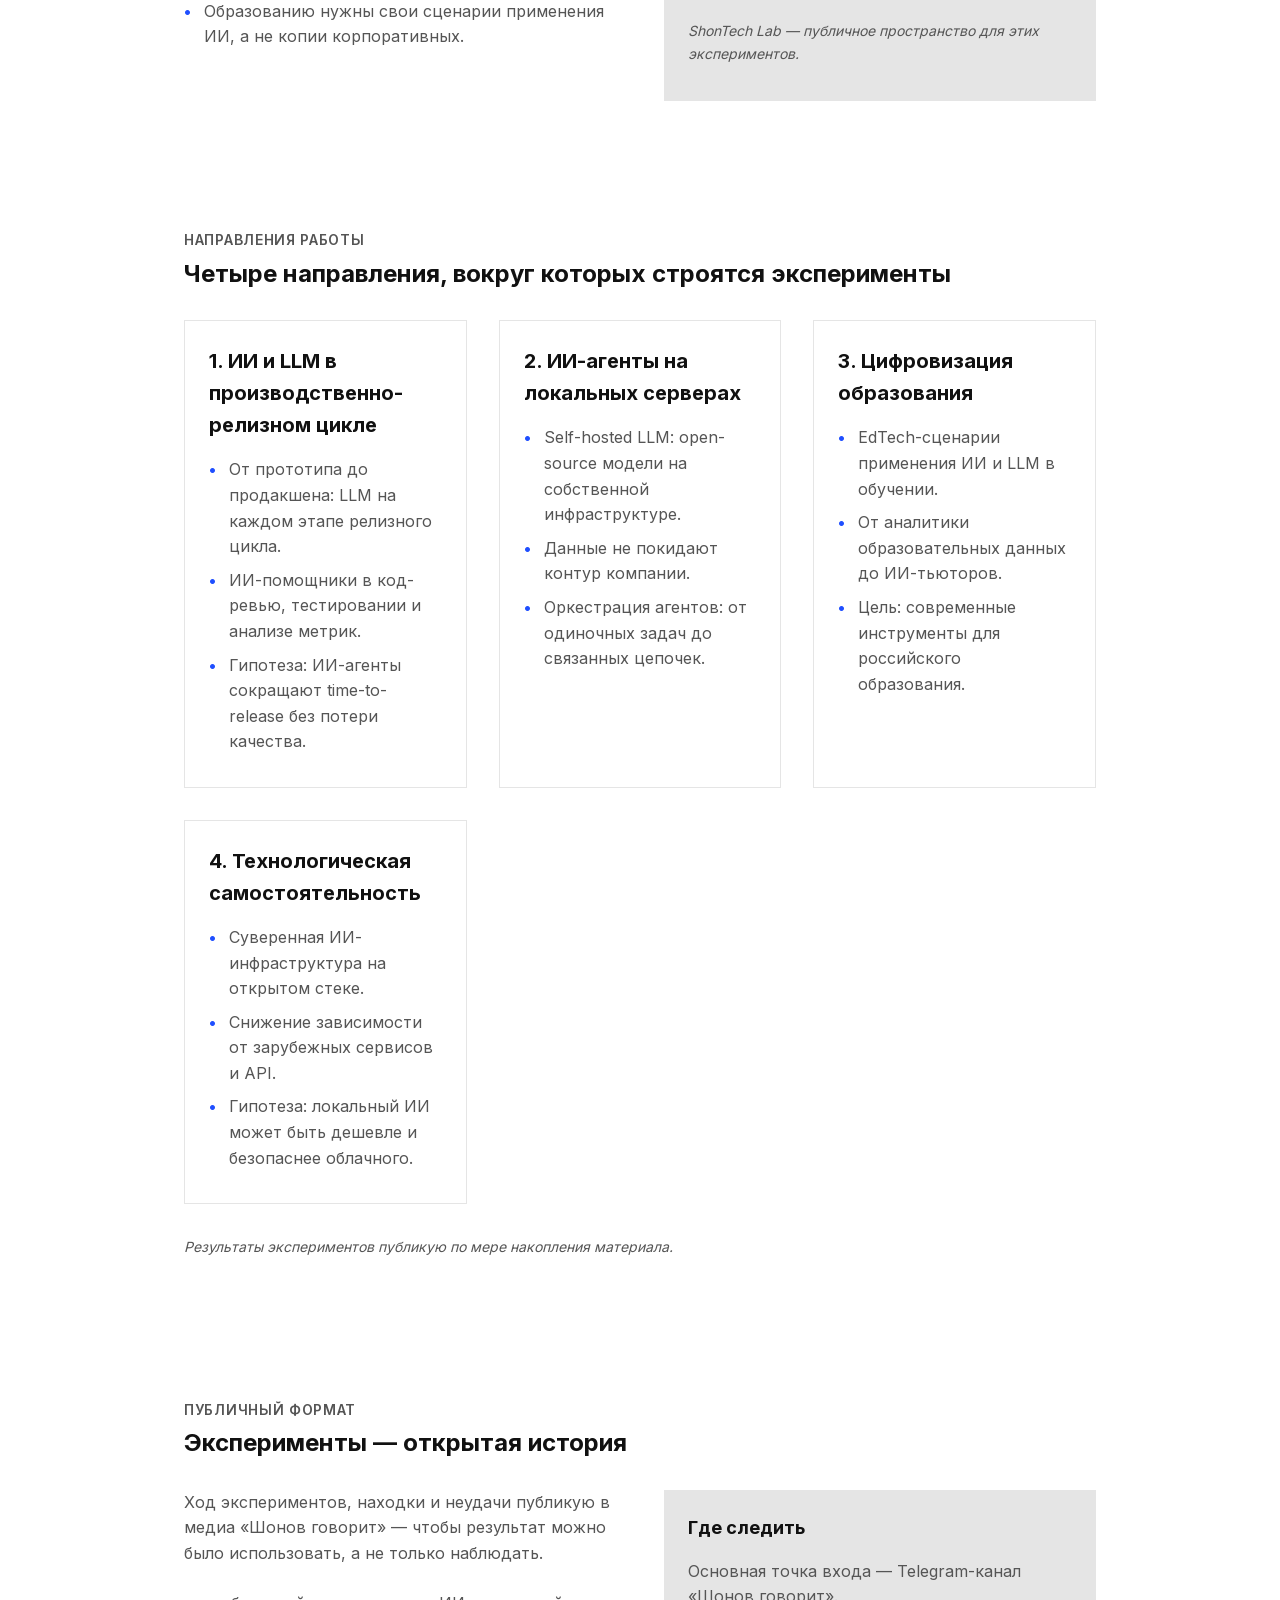
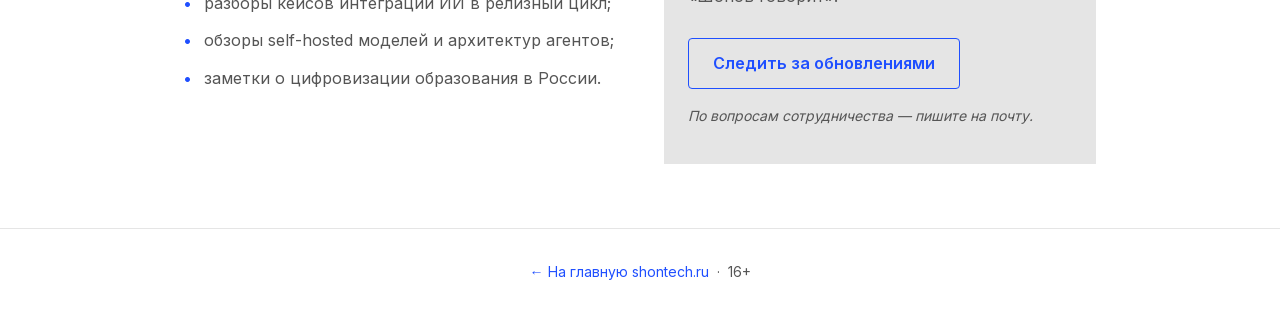
<file: lab.html>
<!DOCTYPE html>
<html lang="ru">
<head>
  <meta charset="UTF-8">
  <meta name="viewport" content="width=device-width, initial-scale=1.0">
  <title>ShonTech Lab: ИИ и цифровизация образования</title>
  <meta name="description" content="Развиваю цифровизацию образования в России: интеграция ИИ и LLM в производственно-релизный цикл, ИИ-агенты на локальных серверах, технологическая самостоятельность компаний.">
  <meta name="keywords" content="ShonTech Lab, цифровизация образования, ИИ, LLM, ИИ-агенты, локальные серверы, технологическая самостоятельность">
  <meta name="author" content="Denis Shonov">

  <!-- Open Graph / Facebook -->
  <meta property="og:type" content="website">
  <meta property="og:title" content="ShonTech Lab: ИИ и цифровизация образования">
  <meta property="og:description" content="Интеграция ИИ и LLM в производственно-релизный цикл, ИИ-агенты на локальных серверах, технологическая самостоятельность компаний.">
  <meta property="og:url" content="https://shontech.ru/lab.html">
  <meta property="og:locale" content="ru_RU">

  <!-- Twitter -->
  <meta name="twitter:card" content="summary_large_image">
  <meta name="twitter:title" content="ShonTech Lab: ИИ и цифровизация образования">
  <meta name="twitter:description" content="Интеграция ИИ и LLM в производственно-релизный цикл, ИИ-агенты на локальных серверах, технологическая самостоятельность компаний.">

  <!-- Favicon -->
  <link rel="icon" type="image/png" href="logosho.png">
  <link rel="apple-touch-icon" href="logosho.png">

  <!-- Self-hosted Inter font (no external requests) -->
  <link rel="stylesheet" href="fonts.css">
  <style>
    :root {
      --color-background-primary: #FFFFFF;
      --color-text-primary: #111111;
      --color-text-muted: #555555;
      --color-accent-primary: #1F4FFF;
      --color-border-subtle: #E5E5E5;
    }

    * {
      margin: 0;
      padding: 0;
      box-sizing: border-box;
    }

    body {
      font-family: -apple-system, BlinkMacSystemFont, 'Segoe UI', 'Inter', 'Helvetica Neue', Arial, sans-serif;
      background-color: var(--color-background-primary);
      color: var(--color-text-primary);
      line-height: 1.6;
      overflow-x: hidden;
    }

    .container {
      max-width: 960px;
      margin: 0 auto;
      padding: 0 24px;
    }

    /* Topbar */
    .topbar {
      padding: 16px 0;
      border-bottom: 1px solid var(--color-border-subtle);
      margin-bottom: 32px;
    }

    .topbar-content {
      display: flex;
      justify-content: space-between;
      align-items: center;
      flex-wrap: wrap;
      gap: 16px;
    }

    .topbar-title {
      font-size: 1.125rem;
      font-weight: 700;
      color: var(--color-text-primary);
    }

    .topbar-tagline {
      font-size: 0.875rem;
      color: var(--color-text-muted);
    }

    .back-link {
      color: var(--color-accent-primary);
      text-decoration: none;
      font-size: 0.875rem;
      transition: opacity 0.2s ease;
    }

    .back-link:hover {
      opacity: 0.7;
      text-decoration: underline;
    }

    /* Sections */
    section {
      padding: 64px 0;
    }

    h1 {
      font-size: 2.5rem;
      font-weight: 700;
      line-height: 1.1;
      margin-bottom: 16px;
      color: var(--color-text-primary);
    }

    h2 {
      font-size: 1.5rem;
      font-weight: 700;
      line-height: 1.2;
      margin-bottom: 16px;
      color: var(--color-text-primary);
    }

    h3 {
      font-size: 1.125rem;
      font-weight: 700;
      line-height: 1.3;
      margin-bottom: 12px;
      color: var(--color-text-primary);
    }

    p {
      font-size: 1rem;
      font-weight: 400;
      line-height: 1.6;
      margin-bottom: 12px;
      color: var(--color-text-muted);
    }

    /* Hero Section */
    .hero {
      padding: 64px 0;
    }

    .kicker {
      font-size: 0.875rem;
      font-weight: 600;
      text-transform: uppercase;
      letter-spacing: 0.05em;
      color: var(--color-text-muted);
      margin-bottom: 16px;
    }

    .hero-title {
      font-size: 2.5rem;
      font-weight: 700;
      line-height: 1.1;
      margin-bottom: 16px;
      color: var(--color-text-primary);
    }

    .hero-subtitle {
      font-size: 1.125rem;
      font-weight: 400;
      line-height: 1.6;
      color: var(--color-text-muted);
      margin-bottom: 24px;
    }

    .key-message {
      font-size: 1rem;
      font-weight: 400;
      line-height: 1.6;
      color: var(--color-text-primary);
      margin-bottom: 32px;
      padding: 16px;
      background: var(--color-border-subtle);
      border-left: 3px solid var(--color-accent-primary);
    }

    .meta-pills {
      display: flex;
      flex-wrap: wrap;
      gap: 8px;
      margin-bottom: 32px;
    }

    .pill {
      display: inline-block;
      padding: 6px 12px;
      background: var(--color-border-subtle);
      color: var(--color-text-muted);
      font-size: 0.875rem;
      border-radius: 4px;
    }

    .cta-buttons {
      display: flex;
      flex-wrap: wrap;
      gap: 16px;
      margin-bottom: 16px;
    }

    .btn-primary {
      display: inline-block;
      padding: 12px 24px;
      background: var(--color-accent-primary);
      color: var(--color-background-primary);
      text-decoration: none;
      border-radius: 4px;
      font-weight: 600;
      font-size: 1rem;
      transition: background 0.2s ease, transform 0.2s ease;
    }

    .btn-primary:hover {
      background: #173BCC;
      transform: translateY(-2px);
      text-decoration: none;
    }

    .btn-secondary {
      display: inline-block;
      padding: 12px 24px;
      background: transparent;
      color: var(--color-accent-primary);
      text-decoration: none;
      border: 1px solid var(--color-accent-primary);
      border-radius: 4px;
      font-weight: 600;
      font-size: 1rem;
      transition: all 0.2s ease;
    }

    .btn-secondary:hover {
      background: var(--color-accent-primary);
      color: var(--color-background-primary);
      text-decoration: none;
    }

    .footnote {
      font-size: 0.875rem;
      color: var(--color-text-muted);
      font-style: italic;
    }

    /* Side Card */
    .hero-with-side {
      display: grid;
      grid-template-columns: 1fr 1fr;
      gap: 48px;
      align-items: start;
    }

    .side-card {
      background: var(--color-border-subtle);
      padding: 24px;
      border-radius: 0;
    }

    .side-card-badge {
      font-size: 0.75rem;
      font-weight: 600;
      text-transform: uppercase;
      letter-spacing: 0.05em;
      color: var(--color-text-muted);
      margin-bottom: 8px;
    }

    .side-card-title {
      font-size: 1.5rem;
      font-weight: 700;
      color: var(--color-text-primary);
      margin-bottom: 12px;
    }

    .side-card-text {
      font-size: 0.875rem;
      line-height: 1.6;
      color: var(--color-text-muted);
      margin-bottom: 16px;
    }

    .side-card-curator {
      font-size: 0.875rem;
      line-height: 1.6;
      color: var(--color-text-muted);
      padding-top: 16px;
      border-top: 1px solid var(--color-border-subtle);
    }

    /* Two Column Layout */
    .two-column {
      display: grid;
      grid-template-columns: 1fr 1fr;
      gap: 48px;
      align-items: start;
    }

    .card {
      background: var(--color-border-subtle);
      padding: 24px;
      border-radius: 0;
    }

    .card-title {
      font-size: 1.125rem;
      font-weight: 700;
      color: var(--color-text-primary);
      margin-bottom: 16px;
    }

    ul {
      list-style: none;
      padding: 0;
      margin: 0;
    }

    li {
      font-size: 1rem;
      line-height: 1.6;
      margin-bottom: 12px;
      color: var(--color-text-muted);
      padding-left: 20px;
      position: relative;
    }

    li:before {
      content: "•";
      position: absolute;
      left: 0;
      color: var(--color-accent-primary);
      font-weight: 700;
    }

    /* Direction Blocks */
    .direction-blocks {
      display: grid;
      grid-template-columns: repeat(auto-fit, minmax(250px, 1fr));
      gap: 32px;
      margin-top: 32px;
    }

    .direction-block {
      padding: 24px;
      border: 1px solid var(--color-border-subtle);
      border-radius: 0;
    }

    .direction-block-title {
      font-size: 1.25rem;
      font-weight: 700;
      color: var(--color-text-primary);
      margin-bottom: 16px;
    }

    .direction-block li {
      margin-bottom: 8px;
    }

    /* Links */
    a {
      color: var(--color-accent-primary);
      text-decoration: none;
      transition: opacity 0.2s ease;
    }

    a:hover {
      opacity: 0.7;
      text-decoration: underline;
    }

    .section-label {
      font-size: 0.875rem;
      font-weight: 600;
      text-transform: uppercase;
      letter-spacing: 0.05em;
      color: var(--color-text-muted);
      margin-bottom: 8px;
    }

    /* Responsive */
    @media (max-width: 768px) {
      .container {
        padding: 0 16px;
      }

      section {
        padding: 48px 0;
      }

      h1, .hero-title {
        font-size: 2rem;
      }

      h2 {
        font-size: 1.25rem;
      }

      .hero-with-side,
      .two-column {
        grid-template-columns: 1fr;
        gap: 32px;
      }

      .cta-buttons {
        flex-direction: column;
      }

      .btn-primary,
      .btn-secondary {
        width: 100%;
        text-align: center;
      }

      .direction-blocks {
        grid-template-columns: 1fr;
      }
    }
  </style>
</head>
<body>
  <!-- Topbar -->
  <div class="topbar">
    <div class="container">
      <div class="topbar-content">
        <div>
          <div class="topbar-title">ShonTech Lab</div>
          <div class="topbar-tagline">ИИ и цифровизация образования</div>
        </div>
        <a href="index.html" class="back-link">← На главную shontech.ru</a>
      </div>
    </div>
  </div>

  <!-- Hero Section -->
  <section class="hero">
    <div class="container">
      <div class="hero-with-side">
        <div>
          <div class="kicker">ShonTech Lab · Текущий фокус</div>
          <h1 class="hero-title">Интегрирую ИИ и LLM в производственно-релизный цикл.</h1>
          <p class="hero-subtitle">Занимаюсь цифровизацией образования в России: интегрирую ИИ и LLM в производственно-релизный цикл и экспериментирую с ИИ-агентами на локальных серверах — чтобы компании сохраняли технологическую самостоятельность.</p>
          <div class="key-message">Технологическая самостоятельность начинается там, где ИИ работает на вашей инфраструктуре и ваших данных.</div>

          <div class="meta-pills">
            <span class="pill">Цифровизация образования</span>
            <span class="pill">LLM в продакшне</span>
            <span class="pill">ИИ-агенты</span>
            <span class="pill">Локальные серверы</span>
          </div>

          <div class="cta-buttons">
            <a href="https://t.me/edtechhacker" target="_blank" class="btn-primary">Следить за обновлениями</a>
            <a href="mailto:edtechhacker@gmail.com" class="btn-secondary">Написать на почту</a>
          </div>

          <p class="footnote">Рассказываю о ходе экспериментов в медиа «Шонов говорит».</p>
        </div>

        <div class="side-card">
          <div class="side-card-badge">Контакты</div>
          <div class="side-card-title">Денис Шонов</div>
          <p class="side-card-text">Продуктовый руководитель в EdTech, энтузиаст ИИ и vibe-coding. Пишу про ИИ-инструменты и жизнь в эпоху ИИ-агентов — для тех, кто хочет не догонять мир, а успевать за ним.</p>
          <p class="side-card-curator">Telegram: <a href="https://t.me/shontech" target="_blank">@shontech</a><br>Почта: <a href="mailto:edtechhacker@gmail.com">edtechhacker@gmail.com</a></p>
        </div>
      </div>
    </div>
  </section>

  <!-- Why Section -->
  <section>
    <div class="container">
      <div class="section-label">Зачем это нужно</div>
      <h2>ИИ меняет способ производства. Образование не должно оставаться в стороне.</h2>
      <div class="two-column" style="margin-top: 32px;">
        <div>
          <p>Сегодня большая часть ИИ-возможностей завязана на зарубежные платформы и облачные API: данные уходят наружу, условия меняются без предупреждения, а зависимость только растёт. При этом цифровизация образования идёт медленнее, чем бизнеса.</p>
          <ul style="margin-top: 24px;">
            <li>Зависимость от внешних ИИ-платформ — риск для данных и процессов.</li>
            <li>LLM-инструменты редко доходят до производственно-релизного цикла.</li>
            <li>Образованию нужны свои сценарии применения ИИ, а не копии корпоративных.</li>
          </ul>
        </div>
        <div class="card">
          <div class="card-title">Что я делаю</div>
          <ul>
            <li>развиваю цифровизацию образования в России;</li>
            <li>интегрирую ИИ и LLM в производственно-релизный цикл продуктов;</li>
            <li>экспериментирую с ИИ-агентами на локальных серверах;</li>
            <li>ставлю цель — технологическая самостоятельность компаний.</li>
          </ul>
          <p class="footnote" style="margin-top: 16px;">ShonTech Lab — публичное пространство для этих экспериментов.</p>
        </div>
      </div>
    </div>
  </section>

  <!-- Directions Section -->
  <section>
    <div class="container">
      <div class="section-label">Направления работы</div>
      <h2>Четыре направления, вокруг которых строятся эксперименты</h2>

      <div class="direction-blocks">
        <div class="direction-block">
          <div class="direction-block-title">1. ИИ и LLM в производственно-релизном цикле</div>
          <ul>
            <li>От прототипа до продакшена: LLM на каждом этапе релизного цикла.</li>
            <li>ИИ-помощники в код-ревью, тестировании и анализе метрик.</li>
            <li>Гипотеза: ИИ-агенты сокращают time-to-release без потери качества.</li>
          </ul>
        </div>

        <div class="direction-block">
          <div class="direction-block-title">2. ИИ-агенты на локальных серверах</div>
          <ul>
            <li>Self-hosted LLM: open-source модели на собственной инфраструктуре.</li>
            <li>Данные не покидают контур компании.</li>
            <li>Оркестрация агентов: от одиночных задач до связанных цепочек.</li>
          </ul>
        </div>

        <div class="direction-block">
          <div class="direction-block-title">3. Цифровизация образования</div>
          <ul>
            <li>EdTech-сценарии применения ИИ и LLM в обучении.</li>
            <li>От аналитики образовательных данных до ИИ-тьюторов.</li>
            <li>Цель: современные инструменты для российского образования.</li>
          </ul>
        </div>

        <div class="direction-block">
          <div class="direction-block-title">4. Технологическая самостоятельность</div>
          <ul>
            <li>Суверенная ИИ-инфраструктура на открытом стеке.</li>
            <li>Снижение зависимости от зарубежных сервисов и API.</li>
            <li>Гипотеза: локальный ИИ может быть дешевле и безопаснее облачного.</li>
          </ul>
        </div>
      </div>

      <p class="footnote" style="margin-top: 32px;">Результаты экспериментов публикую по мере накопления материала.</p>
    </div>
  </section>

  <!-- Media Section -->
  <section>
    <div class="container">
      <div class="section-label">Публичный формат</div>
      <h2>Эксперименты — открытая история</h2>
      <div class="two-column" style="margin-top: 32px;">
        <div>
          <p>Ход экспериментов, находки и неудачи публикую в медиа «Шонов говорит» — чтобы результат можно было использовать, а не только наблюдать.</p>
          <ul style="margin-top: 24px;">
            <li>разборы кейсов интеграции ИИ в релизный цикл;</li>
            <li>обзоры self-hosted моделей и архитектур агентов;</li>
            <li>заметки о цифровизации образования в России.</li>
          </ul>
        </div>
        <div class="card">
          <div class="card-title">Где следить</div>
          <p>Основная точка входа — Telegram-канал «Шонов говорит».</p>
          <a href="https://t.me/edtechhacker" target="_blank" class="btn-secondary" style="margin-top: 16px; display: inline-block;">Следить за обновлениями</a>
          <p class="footnote" style="margin-top: 16px;">По вопросам сотрудничества — пишите на почту.</p>
        </div>
      </div>
    </div>
  </section>

  <!-- Footer -->
  <section style="padding-top: 32px; padding-bottom: 32px; border-top: 1px solid var(--color-border-subtle);">
    <div class="container">
      <p style="text-align: center; color: var(--color-text-muted); font-size: 0.875rem; margin-bottom: 0;">
        <a href="index.html" style="color: var(--color-accent-primary);">← На главную shontech.ru</a>&nbsp;&nbsp;·&nbsp;&nbsp;16+
      </p>
    </div>
  </section>
</body>
</html>
</file>
<file: fonts.css>
/* cyrillic */
@font-face {
  font-family: 'Inter';
  font-style: normal;
  font-weight: 400;
  font-display: swap;
  src: url('fonts/inter-400-cyrillic.woff2') format('woff2');
  unicode-range: U+0301, U+0400-045F, U+0490-0491, U+04B0-04B1, U+2116;
}
/* latin */
@font-face {
  font-family: 'Inter';
  font-style: normal;
  font-weight: 400;
  font-display: swap;
  src: url('fonts/inter-400-latin.woff2') format('woff2');
  unicode-range: U+0000-00FF, U+0131, U+0152-0153, U+02BB-02BC, U+02C6, U+02DA, U+02DC, U+0304, U+0308, U+0329, U+2000-206F, U+20AC, U+2122, U+2191, U+2193, U+2212, U+2215, U+FEFF, U+FFFD;
}
/* cyrillic */
@font-face {
  font-family: 'Inter';
  font-style: normal;
  font-weight: 600;
  font-display: swap;
  src: url('fonts/inter-600-cyrillic.woff2') format('woff2');
  unicode-range: U+0301, U+0400-045F, U+0490-0491, U+04B0-04B1, U+2116;
}
/* latin */
@font-face {
  font-family: 'Inter';
  font-style: normal;
  font-weight: 600;
  font-display: swap;
  src: url('fonts/inter-600-latin.woff2') format('woff2');
  unicode-range: U+0000-00FF, U+0131, U+0152-0153, U+02BB-02BC, U+02C6, U+02DA, U+02DC, U+0304, U+0308, U+0329, U+2000-206F, U+20AC, U+2122, U+2191, U+2193, U+2212, U+2215, U+FEFF, U+FFFD;
}
/* cyrillic */
@font-face {
  font-family: 'Inter';
  font-style: normal;
  font-weight: 700;
  font-display: swap;
  src: url('fonts/inter-700-cyrillic.woff2') format('woff2');
  unicode-range: U+0301, U+0400-045F, U+0490-0491, U+04B0-04B1, U+2116;
}
/* latin */
@font-face {
  font-family: 'Inter';
  font-style: normal;
  font-weight: 700;
  font-display: swap;
  src: url('fonts/inter-700-latin.woff2') format('woff2');
  unicode-range: U+0000-00FF, U+0131, U+0152-0153, U+02BB-02BC, U+02C6, U+02DA, U+02DC, U+0304, U+0308, U+0329, U+2000-206F, U+20AC, U+2122, U+2191, U+2193, U+2212, U+2215, U+FEFF, U+FFFD;
}
</file>
